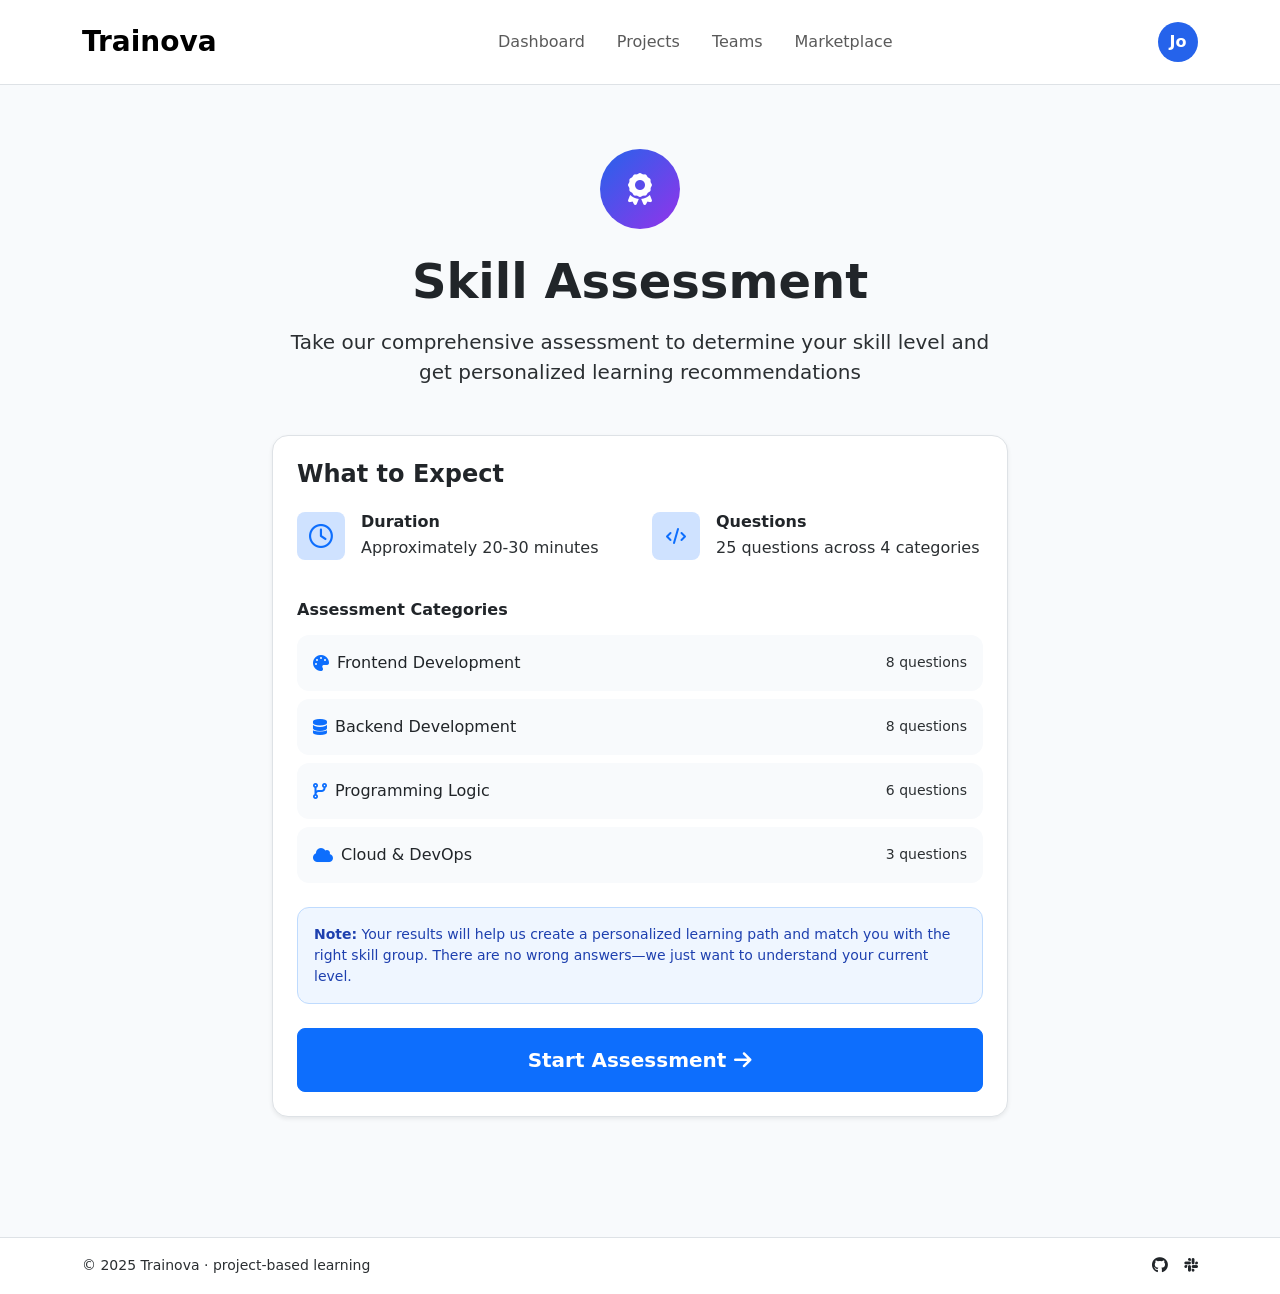
<file: pages/assessment.html>
<!DOCTYPE html>
<html lang="en">
<head>
  <meta charset="UTF-8">
  <meta name="viewport" content="width=device-width, initial-scale=1.0">
  <title>Skill Assessment · Trainova</title>
  <link href="https://cdn.jsdelivr.net/npm/bootstrap@5.3.0-alpha1/dist/css/bootstrap.min.css" rel="stylesheet">
  <link rel="stylesheet" href="https://cdnjs.cloudflare.com/ajax/libs/font-awesome/6.0.0-beta3/css/all.min.css">
  <link rel="stylesheet" href="../style/assessment.css">
</head>
<body>

<nav class="navbar navbar-expand-lg bg-white border-bottom py-3">
    <div class="container">
        <a class="navbar-brand fw-bold fs-3" href="../index.html">
            Trainova
        </a>

        <div class="d-flex align-items-center order-lg-3">
            <div class="profile-circle me-2 me-lg-0">Jo</div>
            
            <button class="navbar-toggler ms-2" type="button" data-bs-toggle="collapse" data-bs-target="#navbarNav">
                <span class="navbar-toggler-icon"></span>
            </button>
        </div>

        <div class="collapse navbar-collapse justify-content-center order-lg-2" id="navbarNav">
            <ul class="navbar-nav text-center"> <li class="nav-item"><a class="nav-link px-3" href="dashboard.html">Dashboard</a></li>
                <li class="nav-item"><a class="nav-link px-3" href="project.html">Projects</a></li>
                <li class="nav-item"><a class="nav-link px-3" href="team.html">Teams</a></li>
                <li class="nav-item"><a class="nav-link px-3" href="marketplace.html">Marketplace</a></li>
            </ul>
        </div>
    </div>
</nav>

<!-- ASSESSMENT PAGE CONTENT -->
<div class="container py-5 my-3">
  
  <div id="startScreen">
    <div class="row justify-content-center">
      <div class="col-lg-8">
        <!-- header icon -->
        <div class="gradient-circle mb-4">
          <i class="fa-solid fa-award fa-2xl" style="color: rgb(255, 255, 255);"></i>
        </div>
        <h1 class="display-5 fw-bold text-center mb-3">Skill Assessment</h1>
        <p class="lead text-secondary-emphasis text-center mb-5">
          Take our comprehensive assessment to determine your skill level and get personalized learning recommendations
        </p>

        <!-- info card -->
        <div class="card border rounded-4 shadow-sm p-4 mb-4">
          <h4 class="fw-semibold mb-4">What to Expect</h4>
          <div class="row g-4 mb-4">
            <div class="col-md-6">
              <div class="d-flex gap-3">
                <div class="bg-primary-subtle text-primary rounded-3 d-flex align-items-center justify-content-center" style="width: 3rem; height: 3rem;">
                  <i class="fa-regular fa-clock fs-4"></i>
                </div>
                <div>
                  <h6 class="fw-semibold mb-1">Duration</h6>
                  <p class="text-secondary-emphasis">Approximately 20-30 minutes</p>
                </div>
              </div>
            </div>
            <div class="col-md-6">
              <div class="d-flex gap-3">
                <div class="bg-primary-subtle text-primary rounded-3 d-flex align-items-center justify-content-center" style="width: 3rem; height: 3rem;">
                  <i class="fa-solid fa-code" style="color: rgb(13, 110, 253);"></i>
                </div>
                <div>
                  <h6 class="fw-semibold mb-1">Questions</h6>
                  <p class="text-secondary-emphasis">25 questions across 4 categories</p>
                </div>
              </div>
            </div>
          </div>

          <h6 class="fw-semibold mb-3">Assessment Categories</h6>
          <div class="vstack gap-2 mb-4">
            <div class="category-item">
              <div class="d-flex align-items-center gap-2">
              <i class="fa-solid fa-palette" style="color: rgb(13, 110, 253);"></i>
                <span class="fw-medium">Frontend Development</span>
              </div>
              <span class="small text-secondary-emphasis">8 questions</span>
            </div>
            <div class="category-item">
              <div class="d-flex align-items-center gap-2">
               <i class="fa-solid fa-database" style="color: rgb(13, 110, 253);"></i>
                <span class="fw-medium">Backend Development</span>
              </div>
              <span class="small text-secondary-emphasis">8 questions</span>
            </div>
            <div class="category-item">
              <div class="d-flex align-items-center gap-2">
               <i class="fa-solid fa-code-branch" style="color: rgb(13, 110, 253);"></i>
                <span class="fw-medium">Programming Logic</span>
              </div>
              <span class="small text-secondary-emphasis">6 questions</span>
            </div>
            <div class="category-item">
              <div class="d-flex align-items-center gap-2">
             <i class="fa-solid fa-cloud" style="color: rgb(13, 110, 253);"></i>
                <span class="fw-medium">Cloud & DevOps</span>
              </div>
              <span class="small text-secondary-emphasis">3 questions</span>
            </div>
          </div>

          <!-- note -->
          <div class="note-box mb-4">
            <p class="small mb-0">
              <strong>Note:</strong> Your results will help us create a personalized learning path and match you with the right skill group. There are no wrong answers—we just want to understand your current level.
            </p>
          </div>

          <!-- start button -->
          <button class="btn btn-primary btn-lg w-100 py-3 fw-semibold d-flex align-items-center justify-content-center gap-2" onclick="showQuestionScreen()">
            Start Assessment <i class="fa-solid fa-arrow-right"></i>
          </button>
        </div>
      </div>
    </div>
  </div>

  <!-- QUESTION SCREEN (hidden initially) -->
  <div id="questionScreen" style="display: none;">
    <div class="row justify-content-center">
      <div class="col-lg-7">
        <!-- progress bar -->
        <div class="mb-4">
          <div class="d-flex align-items-center justify-content-between small text-secondary-emphasis mb-2">
            <span>Question <span id="currentQNum">1</span> of <span id="totalQNum">5</span></span>
            <span id="progressPercent">20%</span>
          </div>
          <div class="progress progress-custom">
            <div class="progress-bar progress-bar-custom" id="progressBar" role="progressbar" style="width: 20%;"></div>
          </div>
        </div>

        <!-- question card -->
        <div class="card border rounded-4 shadow-sm p-4 mb-4">
          <div class="d-inline-block bg-primary-subtle text-primary rounded-pill px-3 py-1 small fw-semibold mb-3" id="questionCategory">
            Frontend Development
          </div>
          <h4 class="fw-semibold mb-4" id="questionText">
            What is the Virtual DOM in React?
          </h4>

          <div class="vstack gap-2" id="optionsContainer">
            <!-- options will be populated by JS -->
          </div>
        </div>

        <!-- navigation -->
        <div class="d-flex align-items-center justify-content-between">
          <button class="btn btn-outline-secondary px-4 py-2 d-flex align-items-center gap-2" id="prevBtn" onclick="prevQuestion()" disabled>
            <i class="fa-solid fa-arrow-left"></i> Previous
          </button>

          <div class="d-flex gap-1" id="dotIndicators">
            <!-- dots generated by js -->
          </div>

          <button class="btn btn-primary px-4 py-2 d-flex align-items-center gap-2" id="nextBtn" onclick="nextQuestion()" disabled>
            Next <i class="fa-solid fa-arrow-right"></i>
          </button>
        </div>
      </div>
    </div>
  </div>
</div>

<!-- footer -->
<footer class="bg-white border-top py-3 mt-5">
  <div class="container d-flex justify-content-between align-items-center">
    <span class="text-secondary-emphasis small">© 2025 Trainova · project‑based learning</span>
    <span><i class="fa-brands fa-github ms-3"></i><i class="fa-brands fa-slack ms-3"></i></span>
  </div>
</footer>

<script src="https://cdn.jsdelivr.net/npm/bootstrap@5.3.0-alpha1/dist/js/bootstrap.bundle.min.js"></script>
<script src="../js/assessment.js"></script>
</body>
</html>
</file>
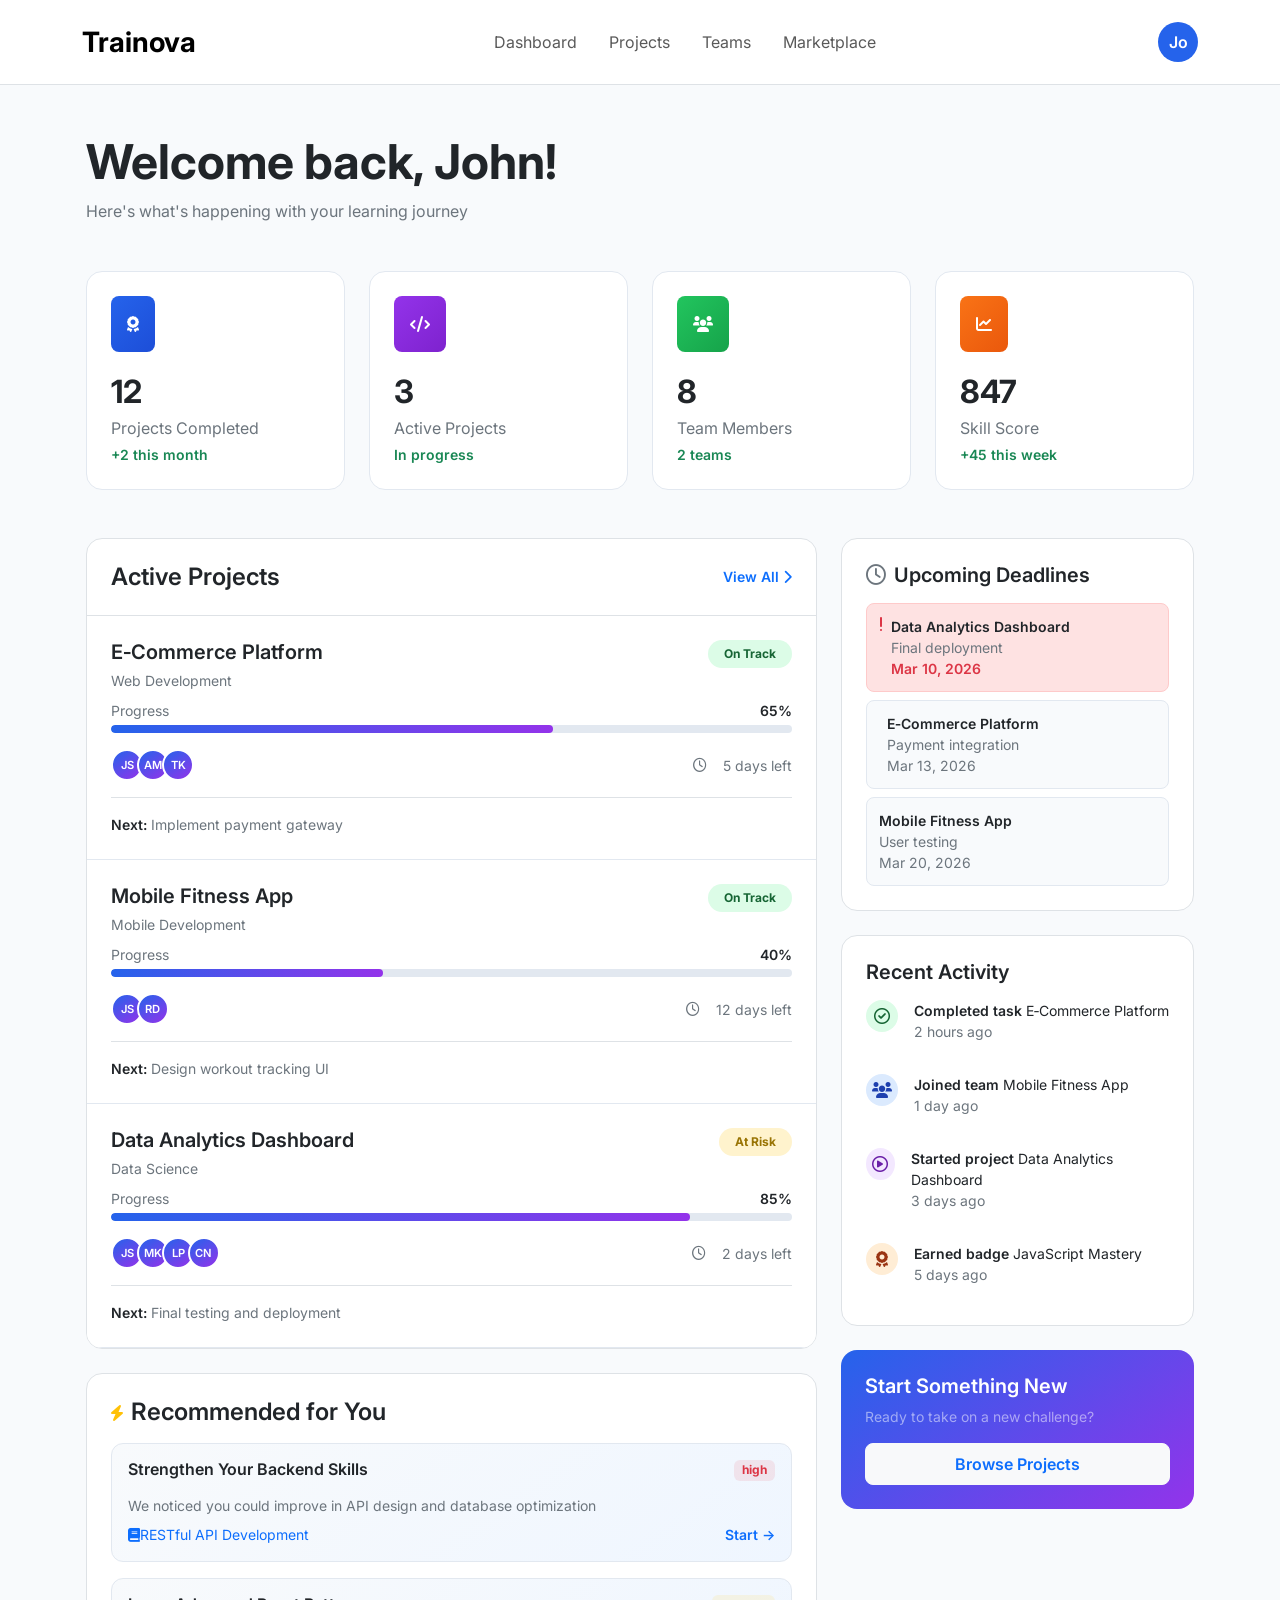
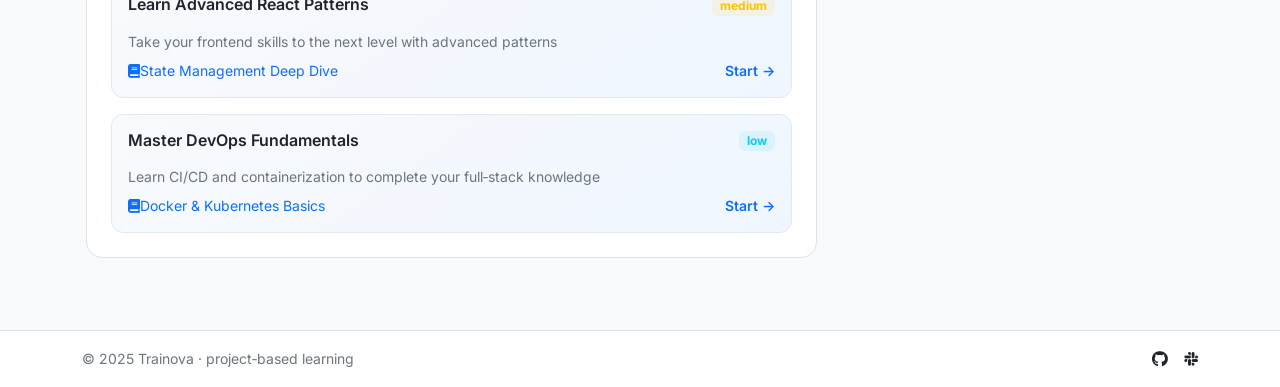
<file: pages/dashboard.html>
<!DOCTYPE html>
<html lang="en">

<head>
    <meta charset="UTF-8">
    <meta name="viewport" content="width=device-width, initial-scale=1.0">
    <title>Dashboard · Trainova</title>
    <link href="https://cdn.jsdelivr.net/npm/bootstrap@5.3.0-alpha1/dist/css/bootstrap.min.css" rel="stylesheet">
    <link rel="stylesheet" href="https://cdnjs.cloudflare.com/ajax/libs/font-awesome/6.0.0-beta3/css/all.min.css">
    <link href="https://fonts.googleapis.com/css2?family=Inter:opsz@14..32&display=swap" rel="stylesheet">
    <link rel="stylesheet" href="../style/dashboard.css">
</head>

<body>

    <nav class="navbar navbar-expand-lg bg-white border-bottom py-3">
        <div class="container">
            <a class="navbar-brand fw-bold fs-3" href="../index.html">
                Trainova
            </a>

            <div class="d-flex align-items-center order-lg-3">
                <div class="profile-circle me-2 me-lg-0">Jo</div>

                <button class="navbar-toggler ms-2" type="button" data-bs-toggle="collapse" data-bs-target="#navbarNav">
                    <span class="navbar-toggler-icon"></span>
                </button>
            </div>

            <div class="collapse navbar-collapse justify-content-center order-lg-2" id="navbarNav">
                <ul class="navbar-nav text-center">
                    <li class="nav-item"><a class="nav-link px-3" href="dashboard.html">Dashboard</a></li>
                    <li class="nav-item"><a class="nav-link px-3" href="project.html">Projects</a></li>
                    <li class="nav-item"><a class="nav-link px-3" href="team.html">Teams</a></li>
                    <li class="nav-item"><a class="nav-link px-3" href="marketplace.html">Marketplace</a></li>
                </ul>
            </div>
        </div>
    </nav>

    <div class="container py-4 px-3 my-4">
        <div class="mb-5">
            <h1 class="display-5 fw-bold">Welcome back, John!</h1>
            <p class="text-secondary">Here's what's happening with your learning journey</p>
        </div>

        <div class="row g-4 mb-5">
            <div class="col-md-6 col-lg-3">
                <div class="stat-card">
                    <div class="d-flex justify-content-between align-items-start mb-3">
                        <div class="icon-gradient-blue rounded-3 p-3 text-white">
                            <i class="fa-solid fa-award" style="color: rgb(255, 255, 255);"></i>
                        </div>
                    </div>
                    <div class="fs-2 fw-bold">12</div>
                    <div class="text-secondary mb-1">Projects Completed</div>
                    <div class="text-success small fw-semibold">+2 this month</div>
                </div>
            </div>
            <div class="col-md-6 col-lg-3">
                <div class="stat-card">
                    <div class="d-flex justify-content-between align-items-start mb-3">
                        <div class="icon-gradient-purple rounded-3 p-3 text-white">
                            <i class="fa-solid fa-code"></i>
                        </div>
                    </div>
                    <div class="fs-2 fw-bold">3</div>
                    <div class="text-secondary mb-1">Active Projects</div>
                    <div class="text-success small fw-semibold">In progress</div>
                </div>
            </div>
            <div class="col-md-6 col-lg-3">
                <div class="stat-card">
                    <div class="d-flex justify-content-between align-items-start mb-3">
                        <div class="icon-gradient-green rounded-3 p-3 text-white">
                            <i class="fa-solid fa-users" style="color: rgb(255, 255, 255);"></i>
                        </div>
                    </div>
                    <div class="fs-2 fw-bold">8</div>
                    <div class="text-secondary mb-1">Team Members</div>
                    <div class="text-success small fw-semibold">2 teams</div>
                </div>
            </div>
            <div class="col-md-6 col-lg-3">
                <div class="stat-card">
                    <div class="d-flex justify-content-between align-items-start mb-3">
                        <div class="icon-gradient-orange rounded-3 p-3 text-white">
                            <i class="fa-solid fa-chart-line" style="color: rgb(255, 255, 255);"></i>
                        </div>
                    </div>
                    <div class="fs-2 fw-bold">847</div>
                    <div class="text-secondary mb-1">Skill Score</div>
                    <div class="text-success small fw-semibold">+45 this week</div>
                </div>
            </div>
        </div>

        <div class="row g-4">
            <div class="col-lg-8">
                <div class="bg-white border rounded-4 overflow-hidden mb-4">
                    <div class="d-flex align-items-center justify-content-between p-4 border-bottom">
                        <h4 class="fw-semibold mb-0">Active Projects</h4>
                        <a href="#" class="text-decoration-none small fw-semibold d-flex align-items-center gap-1">
                            View All <i class="fa-solid fa-chevron-right"></i>
                        </a>
                    </div>
                    <div>
                        <a href="#" class="project-card">
                            <div class="d-flex flex-wrap align-items-start justify-content-between mb-2">
                                <div>
                                    <h5 class="fw-semibold mb-1">E‑Commerce Platform</h5>
                                    <span class="small text-secondary">Web Development</span>
                                </div>
                                <span class="badge badge-on-track px-3 py-2 rounded-pill">On Track</span>
                            </div>
                            <div class="mb-3">
                                <div class="d-flex justify-content-between small text-secondary mb-1">
                                    <span>Progress</span>
                                    <span class="fw-semibold text-dark">65%</span>
                                </div>
                                <div class="progress-bar-custom">
                                    <div class="progress-fill" style="width:65%"></div>
                                </div>
                            </div>
                            <div class="d-flex align-items-center justify-content-between">
                                <div class="d-flex">
                                    <span class="team-avatar">JS</span>
                                    <span class="team-avatar">AM</span>
                                    <span class="team-avatar">TK</span>
                                </div>
                                <div class="d-flex align-items-center gap-3 small text-secondary">
                                    <i class="fa-regular fa-clock"></i> 5 days left
                                </div>
                            </div>
                            <div class="border-top mt-3 pt-3 small text-secondary">
                                <span class="fw-semibold text-dark">Next:</span> Implement payment gateway
                            </div>
                        </a>
                        <a href="#" class="project-card">
                            <div class="d-flex flex-wrap align-items-start justify-content-between mb-2">
                                <div>
                                    <h5 class="fw-semibold mb-1">Mobile Fitness App</h5>
                                    <span class="small text-secondary">Mobile Development</span>
                                </div>
                                <span class="badge badge-on-track px-3 py-2 rounded-pill">On Track</span>
                            </div>
                            <div class="mb-3">
                                <div class="d-flex justify-content-between small text-secondary mb-1">
                                    <span>Progress</span>
                                    <span class="fw-semibold text-dark">40%</span>
                                </div>
                                <div class="progress-bar-custom">
                                    <div class="progress-fill" style="width:40%"></div>
                                </div>
                            </div>
                            <div class="d-flex align-items-center justify-content-between">
                                <div class="d-flex">
                                    <span class="team-avatar">JS</span>
                                    <span class="team-avatar">RD</span>
                                </div>
                                <div class="d-flex align-items-center gap-3 small text-secondary">
                                    <i class="fa-regular fa-clock"></i> 12 days left
                                </div>
                            </div>
                            <div class="border-top mt-3 pt-3 small text-secondary">
                                <span class="fw-semibold text-dark">Next:</span> Design workout tracking UI
                            </div>
                        </a>
                        <a href="#" class="project-card">
                            <div class="d-flex flex-wrap align-items-start justify-content-between mb-2">
                                <div>
                                    <h5 class="fw-semibold mb-1">Data Analytics Dashboard</h5>
                                    <span class="small text-secondary">Data Science</span>
                                </div>
                                <span class="badge badge-at-risk px-3 py-2 rounded-pill">At Risk</span>
                            </div>
                            <div class="mb-3">
                                <div class="d-flex justify-content-between small text-secondary mb-1">
                                    <span>Progress</span>
                                    <span class="fw-semibold text-dark">85%</span>
                                </div>
                                <div class="progress-bar-custom">
                                    <div class="progress-fill" style="width:85%"></div>
                                </div>
                            </div>
                            <div class="d-flex align-items-center justify-content-between">
                                <div class="d-flex">
                                    <span class="team-avatar">JS</span>
                                    <span class="team-avatar">MK</span>
                                    <span class="team-avatar">LP</span>
                                    <span class="team-avatar">CN</span>
                                </div>
                                <div class="d-flex align-items-center gap-3 small text-secondary">
                                    <i class="fa-regular fa-clock"></i> 2 days left
                                </div>
                            </div>
                            <div class="border-top mt-3 pt-3 small text-secondary">
                                <span class="fw-semibold text-dark">Next:</span> Final testing and deployment
                            </div>
                        </a>
                    </div>
                </div>

                <div class="bg-white border rounded-4 p-4">
                    <div class="d-flex align-items-center gap-2 mb-3">
                        <i class="fa-solid fa-bolt text-warning"></i>
                        <h4 class="fw-semibold mb-0">Recommended for You</h4>
                    </div>
                    <div class="vstack gap-3">
                        <div class="recommendation-card">
                            <div class="d-flex align-items-start justify-content-between mb-2">
                                <h6 class="fw-semibold">Strengthen Your Backend Skills</h6>
                                <span class="badge bg-danger bg-opacity-10 text-danger px-2">high</span>
                            </div>
                            <p class="small text-secondary mb-2">We noticed you could improve in API design and database
                                optimization</p>
                            <div class="d-flex align-items-center justify-content-between">
                                <span class="small text-primary"><i class="fa-solid fa-book"></i>RESTful API
                                    Development</span>
                                <a href="#" class="small fw-semibold text-primary text-decoration-none">Start →</a>
                            </div>
                        </div>
                        <div class="recommendation-card">
                            <div class="d-flex align-items-start justify-content-between mb-2">
                                <h6 class="fw-semibold">Learn Advanced React Patterns</h6>
                                <span class="badge bg-warning bg-opacity-10 text-warning px-2">medium</span>
                            </div>
                            <p class="small text-secondary mb-2">Take your frontend skills to the next level with
                                advanced patterns</p>
                            <div class="d-flex align-items-center justify-content-between">
                                <span class="small text-primary"><i class="fa-solid fa-book"></i>State
                                    Management Deep Dive</span>
                                <a href="#" class="small fw-semibold text-primary text-decoration-none">Start →</a>
                            </div>
                        </div>
                        <div class="recommendation-card">
                            <div class="d-flex align-items-start justify-content-between mb-2">
                                <h6 class="fw-semibold">Master DevOps Fundamentals</h6>
                                <span class="badge bg-info bg-opacity-10 text-info px-2">low</span>
                            </div>
                            <p class="small text-secondary mb-2">Learn CI/CD and containerization to complete your
                                full‑stack knowledge</p>
                            <div class="d-flex align-items-center justify-content-between">
                                <span class="small text-primary"><i class="fa-solid fa-book"></i>Docker &
                                    Kubernetes Basics</span>
                                <a href="#" class="small fw-semibold text-primary text-decoration-none">Start →</a>
                            </div>
                        </div>
                    </div>
                </div>
            </div>

            <div class="col-lg-4">
                <div class="bg-white border rounded-4 p-4 mb-4">
                    <h5 class="fw-semibold mb-3 d-flex align-items-center gap-2">
                        <i class="fa-regular fa-clock text-secondary"></i> Upcoming Deadlines
                    </h5>
                    <div class="vstack gap-2">
                        <div class="deadline-item deadline-urgent d-flex gap-2">
                            <i class="fa-solid fa-exclamation text-danger"></i>
                            <div>
                                <div class="fw-semibold small">Data Analytics Dashboard</div>
                                <div class="small text-secondary">Final deployment</div>
                                <div class="small text-danger fw-semibold">Mar 10, 2026</div>
                            </div>
                        </div>
                        <div class="deadline-item deadline-normal d-flex gap-2">
                            <div class="ms-0"></div>
                            <div>
                                <div class="fw-semibold small">E‑Commerce Platform</div>
                                <div class="small text-secondary">Payment integration</div>
                                <div class="small text-secondary">Mar 13, 2026</div>
                            </div>
                        </div>
                        <div class="deadline-item deadline-normal d-flex gap-2">
                            <div>
                                <div class="fw-semibold small">Mobile Fitness App</div>
                                <div class="small text-secondary">User testing</div>
                                <div class="small text-secondary">Mar 20, 2026</div>
                            </div>
                        </div>
                    </div>
                </div>

                <div class="bg-white border rounded-4 p-4 mb-4">
                    <h5 class="fw-semibold mb-3">Recent Activity</h5>
                    <div class="vstack gap-3">
                        <!-- activity 1 -->
                        <div class="d-flex gap-3">
                            <div class="activity-icon bg-green-soft"><i class="fa-regular fa-circle-check"></i></div>
                            <div>
                                <p class="small fw-semibold mb-0">Completed task <span class="fw-normal">E‑Commerce
                                        Platform</span></p>
                                <p class="small text-secondary">2 hours ago</p>
                            </div>
                        </div>
                        <!-- activity 2 -->
                        <div class="d-flex gap-3">
                            <div class="activity-icon bg-blue-soft"><i class="fa-solid fa-users"></i></div>
                            <div>
                                <p class="small fw-semibold mb-0">Joined team <span class="fw-normal">Mobile Fitness
                                        App</span></p>
                                <p class="small text-secondary">1 day ago</p>
                            </div>
                        </div>
                        <!-- activity 3 -->
                        <div class="d-flex gap-3">
                            <div class="activity-icon bg-purple-soft"><i class="fa-regular fa-circle-play"></i></div>
                            <div>
                                <p class="small fw-semibold mb-0">Started project <span class="fw-normal">Data Analytics
                                        Dashboard</span></p>
                                <p class="small text-secondary">3 days ago</p>
                            </div>
                        </div>
                        <!-- activity 4 -->
                        <div class="d-flex gap-3">
                            <div class="activity-icon bg-orange-soft"><i class="fa-solid fa-award"></i></div>
                            <div>
                                <p class="small fw-semibold mb-0">Earned badge <span class="fw-normal">JavaScript
                                        Mastery</span></p>
                                <p class="small text-secondary">5 days ago</p>
                            </div>
                        </div>
                    </div>
                </div>

                <div class="quick-action-card p-4">
                    <h5 class="fw-semibold mb-2">Start Something New</h5>
                    <p class="small text-white-50 mb-3">Ready to take on a new challenge?</p>
                    <a href="#" class="btn btn-light w-100 rounded-3 fw-semibold text-primary py-2">Browse Projects</a>
                </div>
            </div>
        </div>
    </div>

    <footer class="bg-white border-top py-3 mt-5">
        <div class="container d-flex justify-content-between align-items-center">
            <span class="text-secondary small">© 2025 Trainova · project‑based learning</span>
            <span><i class="fa-brands fa-github ms-3"></i><i class="fa-brands fa-slack ms-3"></i></span>
        </div>
    </footer>

    <script src="https://cdn.jsdelivr.net/npm/bootstrap@5.3.0-alpha1/dist/js/bootstrap.bundle.min.js"></script>
</body>

</html>
</file>
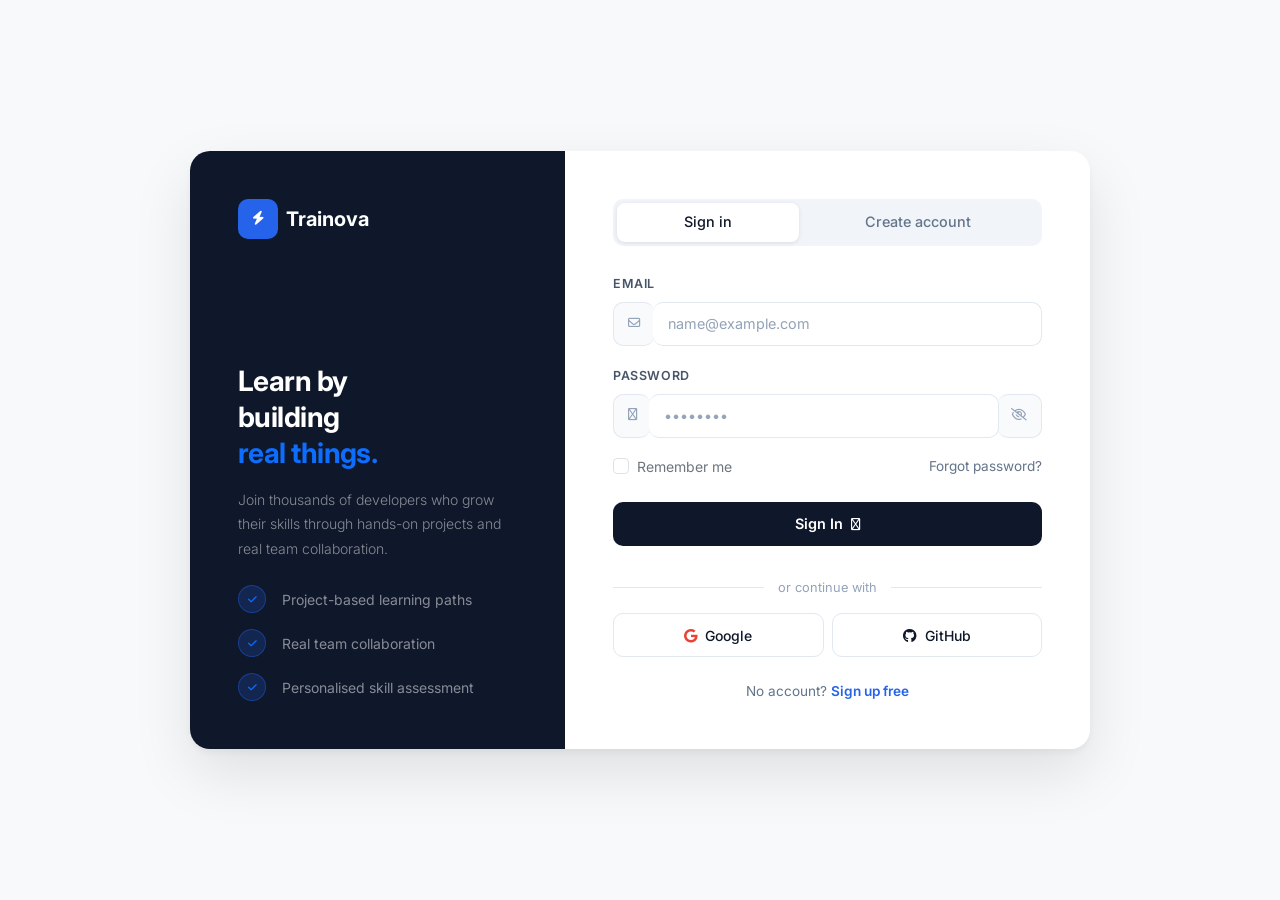
<file: pages/login.html>
<!DOCTYPE html>
<html lang="en">

<head>
  <meta charset="UTF-8">
  <meta name="viewport" content="width=device-width, initial-scale=1.0">
  <title>Login & Register · Trainova</title>
  <link href="https://cdn.jsdelivr.net/npm/bootstrap@5.3.0-alpha1/dist/css/bootstrap.min.css" rel="stylesheet">
  <link rel="stylesheet" href="https://cdnjs.cloudflare.com/ajax/libs/font-awesome/6.0.0-beta3/css/all.min.css">
  <link href="https://fonts.googleapis.com/css2?family=Inter:wght@300;400;500;600;700&display=swap" rel="stylesheet">
  <link rel="stylesheet" href="../style/login.css">

</head>

<body class="bg-light d-flex align-items-center justify-content-center min-vh-100 py-5 px-3">

  <div style="width:100%; max-width:900px;">
    <div class="card auth-card">
      <div class="row g-0">

        <!-- LEFT -->
        <div class="col-md-5 left-panel p-4 p-lg-5 d-none d-md-flex flex-column">

          <div class="d-flex align-items-center gap-2">
            <div class="brand-icon-wrap d-flex align-items-center justify-content-center text-white">
              <i class="fa-solid fa-bolt fa-sm"></i>
            </div>
            <span class="text-white fw-bold fs-5">Trainova</span>
          </div>

          <div class="mt-auto">
            <h2 class="left-headline text-white mb-3">
              Learn by<br>building<br><span class="text-primary">real things.</span>
            </h2>
            <p class="text-white-50 small mb-4" style="line-height:1.75; font-weight:300;">
              Join thousands of developers who grow their skills through hands-on projects and real team collaboration.
            </p>

            <div class="d-flex flex-column gap-3">
              <div class="feature-item d-flex align-items-center gap-3">
                <div class="icon-circle d-flex align-items-center justify-content-center">
                  <i class="fa-solid fa-check fa-2xs text-primary"></i>
                </div>
                <span class="text-white-50 small">Project-based learning paths</span>
              </div>
              <div class="feature-item d-flex align-items-center gap-3">
                <div class="icon-circle d-flex align-items-center justify-content-center">
                  <i class="fa-solid fa-check fa-2xs text-primary"></i>
                </div>
                <span class="text-white-50 small">Real team collaboration</span>
              </div>
              <div class="feature-item d-flex align-items-center gap-3">
                <div class="icon-circle d-flex align-items-center justify-content-center">
                  <i class="fa-solid fa-check fa-2xs text-primary"></i>
                </div>
                <span class="text-white-50 small">Personalised skill assessment</span>
              </div>
            </div>
          </div>

        </div>

        <!-- RIGHT -->
        <div class="col-md-7 bg-white p-4 p-lg-5">

          <!-- Tabs -->
          <div class="tab-switcher mb-4">
            <ul class="nav nav-pills w-100" id="authTabs" role="tablist">
              <li class="nav-item flex-fill" role="presentation">
                <button class="nav-link active w-100" id="login-tab" data-bs-toggle="pill" data-bs-target="#login"
                  type="button">Sign in</button>
              </li>
              <li class="nav-item flex-fill" role="presentation">
                <button class="nav-link w-100" id="register-tab" data-bs-toggle="pill" data-bs-target="#register"
                  type="button">Create account</button>
              </li>
            </ul>
          </div>

          <div class="tab-content">

            <!-- LOGIN -->
            <div class="tab-pane fade show active" id="login" role="tabpanel">

              <div class="mb-3">
                <label class="form-label">Email</label>
                <div class="input-group">
                  <span class="input-group-text"><i class="fa-regular fa-envelope fa-sm"></i></span>
                  <input type="email" class="form-control" placeholder="name@example.com">
                </div>
              </div>

              <div class="mb-3">
                <label class="form-label">Password</label>
                <div class="input-group">
                  <span class="input-group-text"><i class="fa-regular fa-lock fa-sm"></i></span>
                  <input type="password" class="form-control" id="lp" placeholder="••••••••">
                  <span class="input-group-text end-addon" onclick="togglePass('lp',this)">
                    <i class="fa-regular fa-eye-slash fa-sm"></i>
                  </span>
                </div>
              </div>

              <div class="d-flex justify-content-between align-items-center mb-4">
                <div class="form-check mb-0">
                  <input class="form-check-input" type="checkbox" id="remember">
                  <label class="form-check-label small text-secondary" for="remember">Remember me</label>
                </div>
                <a href="#" class="forgot-link">Forgot password?</a>
              </div>

              <button class="btn btn-auth w-100 text-white mb-3">
                Sign In &nbsp;<i class="fa-regular fa-arrow-right fa-sm"></i>
              </button>

              <div class="or-divider my-3"><span>or continue with</span></div>

              <div class="d-flex gap-2 mb-4">
                <button class="btn btn-social w-100">
                  <i class="fa-brands fa-google me-2" style="color:#ea4335;"></i>Google
                </button>
                <button class="btn btn-social w-100">
                  <i class="fa-brands fa-github me-2"></i>GitHub
                </button>
              </div>

              <p class="switch-text text-center mb-0">
                No account? <a href="#" onclick="switchTab('register')">Sign up free</a>
              </p>
            </div>

            <!-- REGISTER -->
            <div class="tab-pane fade" id="register" role="tabpanel">

              <div class="row g-2 mb-3">
                <div class="col-6">
                  <label class="form-label">First name</label>
                  <input type="text" class="form-control" placeholder="John">
                </div>
                <div class="col-6">
                  <label class="form-label">Last name</label>
                  <input type="text" class="form-control" placeholder="Smith">
                </div>
              </div>

              <div class="mb-3">
                <label class="form-label">Email</label>
                <div class="input-group">
                  <span class="input-group-text"><i class="fa-regular fa-envelope fa-sm"></i></span>
                  <input type="email" class="form-control" placeholder="name@example.com">
                </div>
              </div>

              <div class="mb-3">
                <label class="form-label">Password</label>
                <div class="input-group">
                  <span class="input-group-text"><i class="fa-regular fa-lock fa-sm"></i></span>
                  <input type="password" class="form-control" id="rp" placeholder="Create a password">
                  <span class="input-group-text end-addon" onclick="togglePass('rp',this)">
                    <i class="fa-regular fa-eye-slash fa-sm"></i>
                  </span>
                </div>
                <div class="field-hint">Must be at least 8 characters</div>
              </div>

              <div class="mb-3">
                <label class="form-label">Confirm Password</label>
                <div class="input-group">
                  <span class="input-group-text"><i class="fa-regular fa-lock fa-sm"></i></span>
                  <input type="password" class="form-control" id="rpc" placeholder="Confirm password">
                  <span class="input-group-text end-addon" onclick="togglePass('rpc',this)">
                    <i class="fa-regular fa-eye-slash fa-sm"></i>
                  </span>
                </div>
              </div>

              <div class="form-check mb-4">
                <input class="form-check-input" type="checkbox" id="terms">
                <label class="terms-label form-check-label" for="terms">
                  I agree to the <a href="#">Terms of Service</a> and <a href="#">Privacy Policy</a>
                </label>
              </div>

              <button class="btn btn-auth w-100 text-white mb-3">
                Create Account &nbsp;<i class="fa-regular fa-arrow-right fa-sm"></i>
              </button>

              <div class="or-divider my-3"><span>or sign up with</span></div>

              <div class="d-flex gap-2 mb-4">
                <button class="btn btn-social w-100">
                  <i class="fa-brands fa-google me-2" style="color:#ea4335;"></i>Google
                </button>
                <button class="btn btn-social w-100">
                  <i class="fa-brands fa-github me-2"></i>GitHub
                </button>
              </div>

              <p class="switch-text text-center mb-0">
                Already have an account? <a href="#" onclick="switchTab('login')">Sign in</a>
              </p>
            </div>

          </div>
        </div>
      </div>
    </div>
  </div>

  <script src="https://cdn.jsdelivr.net/npm/bootstrap@5.3.0-alpha1/dist/js/bootstrap.bundle.min.js"></script>
  <script>
    function switchTab(tabId) {
      const trigger = document.querySelector('#' + tabId + '-tab');
      if (trigger) bootstrap.Tab.getOrCreateInstance(trigger).show();
    }
    function togglePass(id, el) {
      const input = document.getElementById(id);
      const icon = el.querySelector('i');
      if (input.type === 'password') {
        input.type = 'text';
        icon.className = 'fa-regular fa-eye fa-sm';
      } else {
        input.type = 'password';
        icon.className = 'fa-regular fa-eye-slash fa-sm';
      }
    }
  </script>
</body>

</html>
</file>
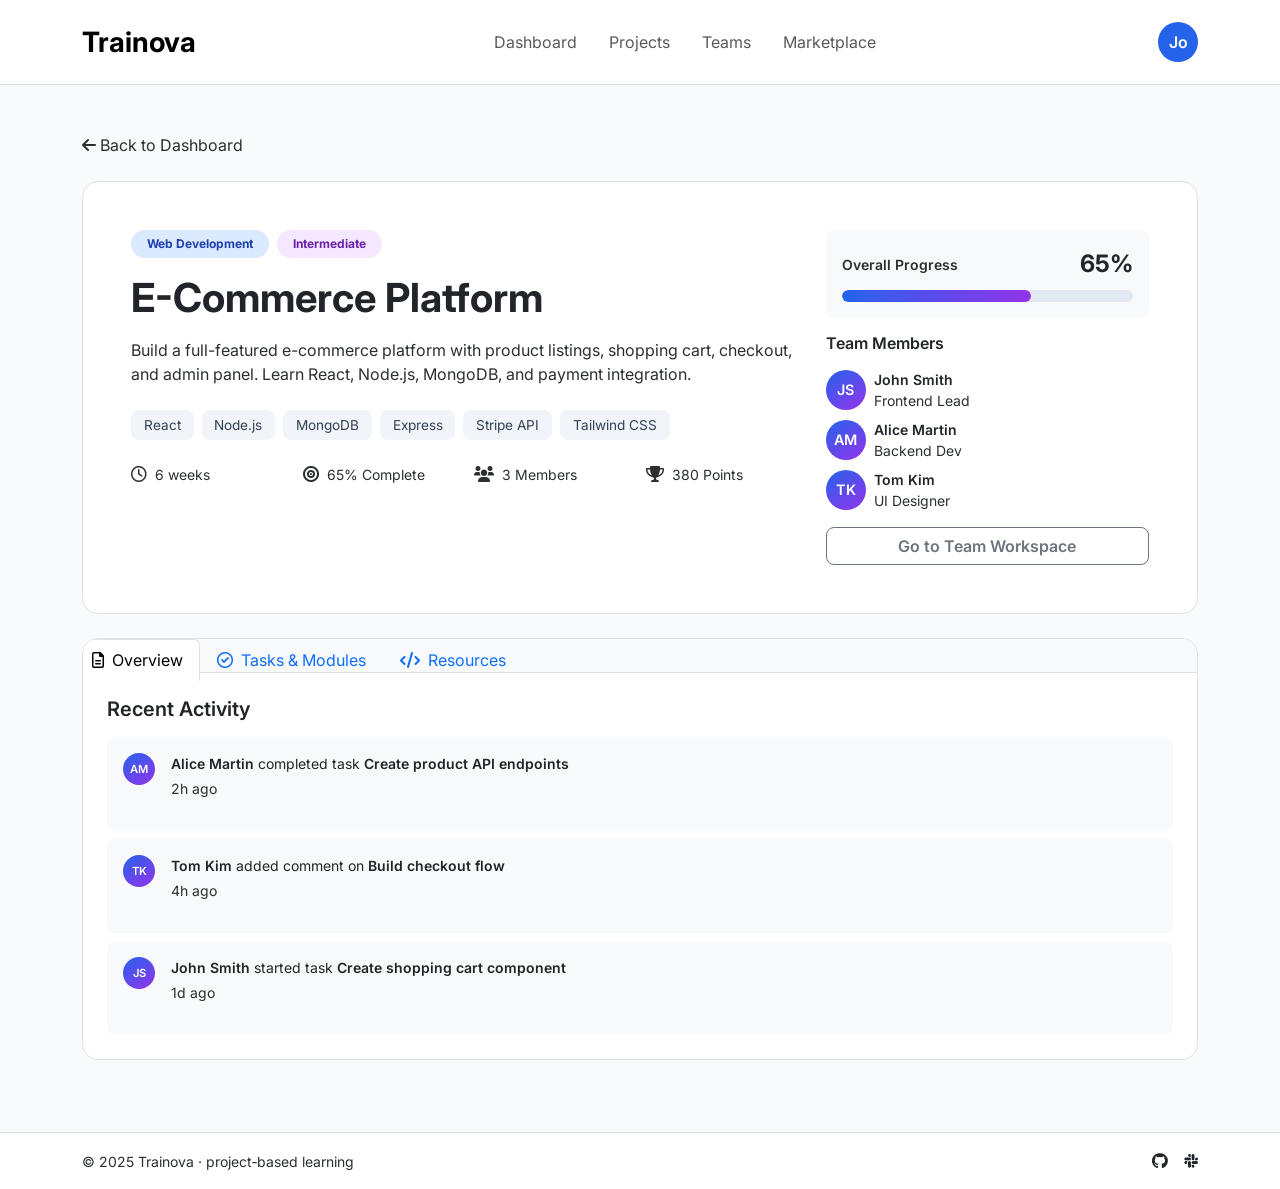
<file: pages/project.html>
<!DOCTYPE html>
<html lang="en">
<head>
  <meta charset="UTF-8">
  <meta name="viewport" content="width=device-width, initial-scale=1.0">
  <title>Project · Trainova</title>
  <!-- Bootstrap 5 + Font Awesome 6 + Google Font Inter -->
  <link href="https://cdn.jsdelivr.net/npm/bootstrap@5.3.0-alpha1/dist/css/bootstrap.min.css" rel="stylesheet">
  <link rel="stylesheet" href="https://cdnjs.cloudflare.com/ajax/libs/font-awesome/6.0.0-beta3/css/all.min.css">
  <link href="https://fonts.googleapis.com/css2?family=Inter:opsz@14..32&display=swap" rel="stylesheet">
  <link rel="stylesheet" href="../style/project.css">
</head>
<body>

<!-- NAVBAR -->
<nav class="navbar navbar-expand-lg bg-white border-bottom py-3">
    <div class="container">
        <a class="navbar-brand fw-bold fs-3" href="../index.html">
            Trainova
        </a>

        <div class="d-flex align-items-center order-lg-3">
            <div class="profile-circle me-2 me-lg-0">Jo</div>
            
            <button class="navbar-toggler ms-2" type="button" data-bs-toggle="collapse" data-bs-target="#navbarNav">
                <span class="navbar-toggler-icon"></span>
            </button>
        </div>

        <div class="collapse navbar-collapse justify-content-center order-lg-2" id="navbarNav">
            <ul class="navbar-nav text-center"> <li class="nav-item"><a class="nav-link px-3" href="dashboard.html">Dashboard</a></li>
                <li class="nav-item"><a class="nav-link px-3" href="project.html">Projects</a></li>
                <li class="nav-item"><a class="nav-link px-3" href="team.html">Teams</a></li>
                <li class="nav-item"><a class="nav-link px-3" href="marketplace.html">Marketplace</a></li>
            </ul>
        </div>
    </div>
</nav>

<!-- PROJECT PAGE CONTENT -->
<div class="container py-4 my-4">
  <!-- back link -->
  <a href="dashboard.html" class="text-decoration-none text-secondary-emphasis d-inline-flex align-items-center gap-1 mb-4">
    <i class="fa-solid fa-arrow-left"></i> Back to Dashboard
  </a>

  <!-- PROJECT HEADER CARD -->
  <div class="card border rounded-4 p-4 p-lg-5 mb-4">
    <div class="row g-4">
      <div class="col-lg-8">
        <div class="d-flex flex-wrap gap-2 mb-3">
          <span class="badge badge-cat px-3 py-2 rounded-pill">Web Development</span>
          <span class="badge badge-level px-3 py-2 rounded-pill">Intermediate</span>
        </div>
        <h1 class="display-6 fw-bold mb-3">E-Commerce Platform</h1>
        <p class="text-secondary-emphasis mb-4">Build a full-featured e-commerce platform with product listings, shopping cart, checkout, and admin panel. Learn React, Node.js, MongoDB, and payment integration.</p>

        <!-- skills -->
        <div class="d-flex flex-wrap gap-2 mb-4">
          <span class="skill-badge">React</span>
          <span class="skill-badge">Node.js</span>
          <span class="skill-badge">MongoDB</span>
          <span class="skill-badge">Express</span>
          <span class="skill-badge">Stripe API</span>
          <span class="skill-badge">Tailwind CSS</span>
        </div>

        <!-- metadata row -->
        <div class="row row-cols-2 row-cols-md-4 g-3">
          <div class="col">
            <div class="d-flex align-items-center gap-2 text-secondary-emphasis">
              <i class="fa-regular fa-clock"></i>
              <span class="small">6 weeks</span>
            </div>
          </div>
          <div class="col">
            <div class="d-flex align-items-center gap-2 text-secondary-emphasis">
              <i class="fa-solid fa-bullseye"></i>
              <span class="small">65% Complete</span>
            </div>
          </div>
          <div class="col">
            <div class="d-flex align-items-center gap-2 text-secondary-emphasis">
              <i class="fa-solid fa-users"></i>
              <span class="small">3 Members</span>
            </div>
          </div>
          <div class="col">
            <div class="d-flex align-items-center gap-2 text-secondary-emphasis">
              <i class="fa-solid fa-trophy"></i>
              <span class="small">380 Points</span>
            </div>
          </div>
        </div>
      </div>

      <!-- right column: progress + team -->
      <div class="col-lg-4">
        <!-- progress card -->
        <div class="bg-body-tertiary rounded-3 p-3 mb-3">
          <div class="d-flex align-items-center justify-content-between mb-2">
            <span class="small fw-semibold text-secondary-emphasis">Overall Progress</span>
            <span class="fs-4 fw-bold">65%</span>
          </div>
          <div class="progress progress-custom">
            <div class="progress-bar progress-bar-custom" style="width: 65%"></div>
          </div>
        </div>

        <!-- team members -->
        <h6 class="fw-semibold mb-3">Team Members</h6>
        <div class="vstack gap-2 mb-3">
          <div class="d-flex align-items-center gap-2">
            <div class="avatar">JS</div>
            <div>
              <div class="fw-semibold small">John Smith</div>
              <div class="small text-secondary-emphasis">Frontend Lead</div>
            </div>
          </div>
          <div class="d-flex align-items-center gap-2">
            <div class="avatar">AM</div>
            <div>
              <div class="fw-semibold small">Alice Martin</div>
              <div class="small text-secondary-emphasis">Backend Dev</div>
            </div>
          </div>
          <div class="d-flex align-items-center gap-2">
            <div class="avatar">TK</div>
            <div>
              <div class="fw-semibold small">Tom Kim</div>
              <div class="small text-secondary-emphasis">UI Designer</div>
            </div>
          </div>
        </div>
        <a href="team.html" class="btn btn-outline-secondary w-100 rounded-3 fw-semibold">Go to Team Workspace</a>
      </div>
    </div>
  </div>

  <!-- TABS SECTION (bootstrap nav-tabs) -->
  <div class="card border rounded-4 overflow-hidden">
    <div class="card-header bg-body-tertiary border-bottom p-0">
      <ul class="nav nav-tabs card-header-tabs" id="projectTab" role="tablist">
        <li class="nav-item" role="presentation">
          <button class="nav-link active" id="overview-tab" data-bs-toggle="tab" data-bs-target="#overview" type="button" role="tab">
            <i class="fa-regular fa-file-lines me-2"></i>Overview
          </button>
        </li>
        <li class="nav-item" role="presentation">
          <button class="nav-link" id="tasks-tab" data-bs-toggle="tab" data-bs-target="#tasks" type="button" role="tab">
            <i class="fa-regular fa-circle-check me-2"></i>Tasks & Modules
          </button>
        </li>
        <li class="nav-item" role="presentation">
          <button class="nav-link" id="resources-tab" data-bs-toggle="tab" data-bs-target="#resources" type="button" role="tab">
            <i class="fa-solid fa-code me-2"></i>Resources
          </button>
        </li>
      </ul>
    </div>

    <div class="tab-content p-4" id="projectTabContent">
      <!-- OVERVIEW TAB -->
      <div class="tab-pane fade show active" id="overview" role="tabpanel">
        <h5 class="fw-semibold mb-3">Recent Activity</h5>
        <div class="vstack gap-2">
          <!-- activity 1 -->
          <div class="d-flex gap-3 bg-body-tertiary p-3 rounded-3">
            <div class="avatar-sm flex-shrink-0">AM</div>
            <div>
              <p class="small fw-semibold mb-0">Alice Martin <span class="fw-normal">completed task</span> Create product API endpoints</p>
              <p class="small text-secondary-emphasis mt-1">2h ago</p>
            </div>
          </div>
          <!-- activity 2 -->
          <div class="d-flex gap-3 bg-body-tertiary p-3 rounded-3">
            <div class="avatar-sm flex-shrink-0">TK</div>
            <div>
              <p class="small fw-semibold mb-0">Tom Kim <span class="fw-normal">added comment on</span> Build checkout flow</p>
              <p class="small text-secondary-emphasis mt-1">4h ago</p>
            </div>
          </div>
          <!-- activity 3 -->
          <div class="d-flex gap-3 bg-body-tertiary p-3 rounded-3">
            <div class="avatar-sm flex-shrink-0">JS</div>
            <div>
              <p class="small fw-semibold mb-0">John Smith <span class="fw-normal">started task</span> Create shopping cart component</p>
              <p class="small text-secondary-emphasis mt-1">1d ago</p>
            </div>
          </div>
        </div>
      </div>

      <!-- TASKS & MODULES TAB -->
      <div class="tab-pane fade" id="tasks" role="tabpanel">
        <div class="vstack gap-3">
          <!-- module 1 - completed -->
          <div class="module-card">
            <div class="module-header" onclick="toggleModule(1)" style="cursor: pointer;">
              <div class="d-flex align-items-center gap-3">
                <div class="bg-success-subtle text-success rounded-2 d-flex align-items-center justify-content-center" style="width: 2.5rem; height: 2.5rem;">
                  <i class="fa-regular fa-circle-check fs-5"></i>
                </div>
                <div>
                  <h6 class="fw-semibold mb-0">Project Setup & Planning</h6>
                  <div class="d-flex align-items-center gap-2 small text-secondary-emphasis mt-1">
                    <span>4 tasks</span>
                    <span>•</span>
                    <span class="fw-semibold">100% complete</span>
                  </div>
                </div>
              </div>
              <i class="fa-solid fa-chevron-down text-secondary" id="chevron1"></i>
            </div>
            <div class="border-top p-3 bg-body-tertiary" id="module1" style="display: none;">
              <div class="vstack gap-2">
                <div class="task-item">
                  <div class="d-flex align-items-center gap-2">
                    <i class="fa-regular fa-circle-check text-success"></i>
                    <span class="text-decoration-line-through text-secondary-emphasis">Create project repository</span>
                  </div>
                  <span class="small text-secondary-emphasis">10 pts</span>
                </div>
                <div class="task-item">
                  <div class="d-flex align-items-center gap-2">
                    <i class="fa-regular fa-circle-check text-success"></i>
                    <span class="text-decoration-line-through text-secondary-emphasis">Set up development environment</span>
                  </div>
                  <span class="small text-secondary-emphasis">10 pts</span>
                </div>
                <div class="task-item">
                  <div class="d-flex align-items-center gap-2">
                    <i class="fa-regular fa-circle-check text-success"></i>
                    <span class="text-decoration-line-through text-secondary-emphasis">Design database schema</span>
                  </div>
                  <span class="small text-secondary-emphasis">15 pts</span>
                </div>
                <div class="task-item">
                  <div class="d-flex align-items-center gap-2">
                    <i class="fa-regular fa-circle-check text-success"></i>
                    <span class="text-decoration-line-through text-secondary-emphasis">Create wireframes</span>
                  </div>
                  <span class="small text-secondary-emphasis">15 pts</span>
                </div>
              </div>
            </div>
          </div>
          <!-- module 2 - in-progress (expanded by default) -->
          <div class="module-card">
            <div class="module-header" onclick="toggleModule(2)" style="cursor: pointer;">
              <div class="d-flex align-items-center gap-3">
                <div class="bg-primary-subtle text-primary rounded-2 d-flex align-items-center justify-content-center" style="width: 2.5rem; height: 2.5rem;">
                  <i class="fa-regular fa-circle-play fs-5"></i>
                </div>
                <div>
                  <h6 class="fw-semibold mb-0">Frontend Development</h6>
                  <div class="d-flex align-items-center gap-2 small text-secondary-emphasis mt-1">
                    <span>5 tasks</span>
                    <span>•</span>
                    <span class="fw-semibold">60% complete</span>
                  </div>
                </div>
              </div>
              <i class="fa-solid fa-chevron-down text-secondary" id="chevron2"></i>
            </div>
            <div class="border-top p-3 bg-body-tertiary" id="module2" style="display: block;">
              <div class="vstack gap-2">
                <div class="task-item">
                  <div class="d-flex align-items-center gap-2">
                    <i class="fa-regular fa-circle-check text-success"></i>
                    <span class="text-decoration-line-through text-secondary-emphasis">Build product listing page</span>
                  </div>
                  <span class="small text-secondary-emphasis">20 pts</span>
                </div>
                <div class="task-item">
                  <div class="d-flex align-items-center gap-2">
                    <i class="fa-regular fa-circle-check text-success"></i>
                    <span class="text-decoration-line-through text-secondary-emphasis">Implement product detail view</span>
                  </div>
                  <span class="small text-secondary-emphasis">20 pts</span>
                </div>
                <div class="task-item">
                  <div class="d-flex align-items-center gap-2">
                    <i class="fa-regular fa-circle-play text-primary"></i>
                    <span>Create shopping cart component</span>
                  </div>
                  <div class="d-flex align-items-center gap-2">
                    <span class="small text-secondary-emphasis">25 pts</span>
                    <button class="btn btn-primary btn-sm">Continue</button>
                  </div>
                </div>
                <div class="task-item">
                  <div class="d-flex align-items-center gap-2">
                    <i class="fa-regular fa-circle text-secondary"></i>
                    <span>Build checkout flow</span>
                  </div>
                  <div class="d-flex align-items-center gap-2">
                    <span class="small text-secondary-emphasis">25 pts</span>
                    <button class="btn btn-primary btn-sm">Start</button>
                  </div>
                </div>
                <div class="task-item">
                  <div class="d-flex align-items-center gap-2">
                    <i class="fa-regular fa-circle text-secondary"></i>
                    <span>Add user authentication UI</span>
                  </div>
                  <div class="d-flex align-items-center gap-2">
                    <span class="small text-secondary-emphasis">20 pts</span>
                    <button class="btn btn-primary btn-sm">Start</button>
                  </div>
                </div>
              </div>
            </div>
          </div>
          <!-- module 3 - in-progress (collapsed) -->
          <div class="module-card">
            <div class="module-header" onclick="toggleModule(3)" style="cursor: pointer;">
              <div class="d-flex align-items-center gap-3">
                <div class="bg-primary-subtle text-primary rounded-2 d-flex align-items-center justify-content-center" style="width: 2.5rem; height: 2.5rem;">
                  <i class="fa-regular fa-circle-play fs-5"></i>
                </div>
                <div>
                  <h6 class="fw-semibold mb-0">Backend API Development</h6>
                  <div class="d-flex align-items-center gap-2 small text-secondary-emphasis mt-1">
                    <span>5 tasks</span>
                    <span>•</span>
                    <span class="fw-semibold">40% complete</span>
                  </div>
                </div>
              </div>
              <i class="fa-solid fa-chevron-down text-secondary" id="chevron3"></i>
            </div>
            <div class="border-top p-3 bg-body-tertiary" id="module3" style="display: none;">
              <!-- tasks would go here -->
              <div class="vstack gap-2">
                <div class="task-item">
                  <div class="d-flex align-items-center gap-2"><i class="fa-regular fa-circle-check text-success"></i><span class="text-decoration-line-through">Set up Express server</span></div><span class="small">15 pts</span>
                </div>
                <div class="task-item">
                  <div class="d-flex align-items-center gap-2"><i class="fa-regular fa-circle-check text-success"></i><span class="text-decoration-line-through">Create product API endpoints</span></div><span class="small">20 pts</span>
                </div>
                <div class="task-item">
                  <div class="d-flex align-items-center gap-2"><i class="fa-regular fa-circle-play text-primary"></i><span>Implement user authentication</span></div>
                  <div><span class="small me-2">25 pts</span><button class="btn btn-primary btn-sm">Continue</button></div>
                </div>
                <div class="task-item"><div><i class="fa-regular fa-circle text-secondary me-2"></i>Build order management API</div><div><span class="small me-2">25 pts</span><button class="btn btn-primary btn-sm">Start</button></div></div>
                <div class="task-item"><div><i class="fa-regular fa-circle text-secondary me-2"></i>Integrate payment gateway</div><div><span class="small me-2">30 pts</span><button class="btn btn-primary btn-sm">Start</button></div></div>
              </div>
            </div>
          </div>
          <!-- module 4 - todo (collapsed) -->
          <div class="module-card">
            <div class="module-header" onclick="toggleModule(4)" style="cursor: pointer;">
              <div class="d-flex align-items-center gap-3">
                <div class="bg-secondary-subtle text-secondary rounded-2 d-flex align-items-center justify-content-center" style="width: 2.5rem; height: 2.5rem;">
                  <i class="fa-regular fa-circle fs-5"></i>
                </div>
                <div>
                  <h6 class="fw-semibold mb-0">Testing & Deployment</h6>
                  <div class="d-flex align-items-center gap-2 small text-secondary-emphasis mt-1">
                    <span>4 tasks</span>
                    <span>•</span>
                    <span class="fw-semibold">0% complete</span>
                  </div>
                </div>
              </div>
              <i class="fa-solid fa-chevron-down text-secondary" id="chevron4"></i>
            </div>
            <div class="border-top p-3 bg-body-tertiary" id="module4" style="display: none;">
              <div class="vstack gap-2">
                <div class="task-item"><div><i class="fa-regular fa-circle text-secondary me-2"></i>Write unit tests</div><div><span class="small me-2">20 pts</span><button class="btn btn-primary btn-sm">Start</button></div></div>
                <div class="task-item"><div><i class="fa-regular fa-circle text-secondary me-2"></i>Perform integration testing</div><div><span class="small me-2">20 pts</span><button class="btn btn-primary btn-sm">Start</button></div></div>
                <div class="task-item"><div><i class="fa-regular fa-circle text-secondary me-2"></i>Deploy to production</div><div><span class="small me-2">25 pts</span><button class="btn btn-primary btn-sm">Start</button></div></div>
                <div class="task-item"><div><i class="fa-regular fa-circle text-secondary me-2"></i>Set up monitoring</div><div><span class="small me-2">15 pts</span><button class="btn btn-primary btn-sm">Start</button></div></div>
              </div>
            </div>
          </div>
        </div>
      </div>

      <!-- RESOURCES TAB -->
      <div class="tab-pane fade" id="resources" role="tabpanel">
        <div class="row g-3">
          <div class="col-md-6">
            <a href="#" class="resource-link">
              <div class="bg-primary-subtle text-primary rounded-2 d-flex align-items-center justify-content-center" style="width: 3rem; height: 3rem;">
                <i class="fa-regular fa-file-lines fs-3"></i>
              </div>
              <div class="flex-grow-1">
                <div class="small text-secondary-emphasis">Documentation</div>
                <div class="fw-semibold">React Best Practices</div>
              </div>
              <i class="fa-solid fa-chevron-right text-secondary"></i>
            </a>
          </div>
          <div class="col-md-6">
            <a href="#" class="resource-link">
              <div class="bg-primary-subtle text-primary rounded-2 d-flex align-items-center justify-content-center" style="width: 3rem; height: 3rem;">
                <i class="fa-regular fa-circle-play fs-3"></i>
              </div>
              <div class="flex-grow-1">
                <div class="small text-secondary-emphasis">Video</div>
                <div class="fw-semibold">Node.js API Development</div>
              </div>
              <i class="fa-solid fa-chevron-right text-secondary"></i>
            </a>
          </div>
          <div class="col-md-6">
            <a href="#" class="resource-link">
              <div class="bg-primary-subtle text-primary rounded-2 d-flex align-items-center justify-content-center" style="width: 3rem; height: 3rem;">
                <i class="fa-regular fa-newspaper fs-3"></i>
              </div>
              <div class="flex-grow-1">
                <div class="small text-secondary-emphasis">Article</div>
                <div class="fw-semibold">MongoDB Schema Design</div>
              </div>
              <i class="fa-solid fa-chevron-right text-secondary"></i>
            </a>
          </div>
          <div class="col-md-6">
            <a href="#" class="resource-link">
              <div class="bg-primary-subtle text-primary rounded-2 d-flex align-items-center justify-content-center" style="width: 3rem; height: 3rem;">
                <i class="fa-solid fa-code fs-3"></i>
              </div>
              <div class="flex-grow-1">
                <div class="small text-secondary-emphasis">Code</div>
                <div class="fw-semibold">Sample E-Commerce Code</div>
              </div>
              <i class="fa-solid fa-chevron-right text-secondary"></i>
            </a>
          </div>
        </div>
      </div>
    </div>
  </div>
</div>

<!-- footer -->
<footer class="bg-white border-top py-3 mt-5">
  <div class="container d-flex justify-content-between align-items-center">
    <span class="text-secondary-emphasis small">© 2025 Trainova · project‑based learning</span>
    <span><i class="fa-brands fa-github ms-3"></i><i class="fa-brands fa-slack ms-3"></i></span>
  </div>
</footer>

<script src="https://cdn.jsdelivr.net/npm/bootstrap@5.3.0-alpha1/dist/js/bootstrap.bundle.min.js"></script>

<script src="../js/project.js"></script>
</body>
</html>
</file>
<file: style/assessment.css>
* {
       font-family: 'Inter', system-ui, -apple-system, sans-serif;
   }

   body {
       background-color: #f8fafc;
   }

   .gradient-circle {
       width: 5rem;
       height: 5rem;
       background: linear-gradient(135deg, #2563eb, #9333ea);
       border-radius: 50%;
       display: flex;
       align-items: center;
       justify-content: center;
       margin: 0 auto;
   }

   .category-item {
       background-color: #f8fafc;
       border-radius: 0.75rem;
       padding: 1rem;
       display: flex;
       align-items: center;
       justify-content: space-between;
   }

   .note-box {
       background-color: #eff6ff;
       border: 1px solid #bfdbfe;
       border-radius: 0.75rem;
       padding: 1rem;
       color: #1e40af;
   }

   .progress-custom {
       height: 0.5rem;
       background-color: #e2e8f0;
       border-radius: 999px;
   }

   .progress-bar-custom {
       background: linear-gradient(90deg, #2563eb, #9333ea);
       border-radius: 999px;
   }

   .question-option {
       width: 100%;
       display: flex;
       align-items: center;
       gap: 1rem;
       padding: 1rem;
       border: 2px solid #e2e8f0;
       border-radius: 0.75rem;
       background: white;
       transition: all 0.1s;
       text-align: left;
   }

   .question-option:hover {
       border-color: #94a3b8;
   }

   .question-option.selected {
       border-color: #2563eb;
       background-color: #eff6ff;
   }

   .question-option:disabled {
       opacity: 0.6;
       cursor: not-allowed;
   }

   .dot-indicator {
       width: 0.5rem;
       height: 0.5rem;
       border-radius: 50%;
       background-color: #e2e8f0;
       transition: all 0.2s;
   }

   .dot-indicator.active {
       width: 1.5rem;
       background-color: #2563eb;
       border-radius: 999px;
   }

   .dot-indicator.answered {
       background-color: #93c5fd;
   }

   .profile-circle {
       width: 40px;
       height: 40px;
       background: #2563eb;
       color: white;
       border-radius: 50%;
       display: flex;
       align-items: center;
       justify-content: center;
       font-weight: 600;
   }


@media (max-width: 991.98px) {
    .nav-link {
        padding: 10px 0;
        margin-top: 10px ;
        border-bottom: 1px solid #f8f9fa;
        text-align: end;
    }
}
</file>
<file: style/dashboard.css>
* {
   font-family: 'Inter', system-ui, -apple-system, sans-serif;
 }

 body {
   background-color: #f8fafc;
 }

 /* custom card styles */
 .stat-card {
   background: white;
   border: 1px solid #e2e8f0;
   border-radius: 1rem;
   padding: 1.5rem;
   transition: box-shadow 0.2s;
 }

 .stat-card:hover {
   box-shadow: 0 10px 15px -3px rgba(0, 0, 0, 0.1);
 }

 .icon-gradient-blue {
   background: linear-gradient(135deg, #2563eb, #1d4ed8);
 }

 .icon-gradient-purple {
   background: linear-gradient(135deg, #9333ea, #7e22ce);
 }

 .icon-gradient-green {
   background: linear-gradient(135deg, #22c55e, #16a34a);
 }

 .icon-gradient-orange {
   background: linear-gradient(135deg, #f97316, #ea580c);
 }

 .project-card {
   background: white;
   border-bottom: 1px solid #e2e8f0;
   padding: 1.5rem;
   transition: background 0.1s;
   text-decoration: none;
   display: block;
   color: inherit;
 }

 .project-card:hover {
   background: #f8fafc;
 }

 .progress-bar-custom {
   height: 0.5rem;
   background: #e2e8f0;
   border-radius: 999px;
   overflow: hidden;
 }

 .progress-fill {
   background: linear-gradient(90deg, #2563eb, #9333ea);
   height: 100%;
   border-radius: 999px;
 }

 .team-avatar {
   width: 2rem;
   height: 2rem;
   border-radius: 50%;
   background: linear-gradient(145deg, #2563eb, #9333ea);
   color: white;
   display: flex;
   align-items: center;
   justify-content: center;
   font-size: 0.7rem;
   font-weight: 600;
   border: 2px solid white;
   margin-left: -0.4rem;
 }

 .team-avatar:first-child {
   margin-left: 0;
 }

 .badge-on-track {
   background: #dcfce7;
   color: #166534;
 }

 .badge-at-risk {
   background: #fff3cd;
   color: #997404;
 }

 .recommendation-card {
   background: linear-gradient(145deg, #f8fafc, #eff6ff);
   border: 1px solid #e2e8f0;
   border-radius: 0.75rem;
   padding: 1rem;
 }

 .activity-icon {
   width: 2rem;
   height: 2rem;
   border-radius: 50%;
   display: flex;
   align-items: center;
   justify-content: center;
 }

 .bg-green-soft {
   background: #dcfce7;
   color: #166534;
 }

 .bg-blue-soft {
   background: #dbeafe;
   color: #1e40af;
 }

 .bg-purple-soft {
   background: #f3e8ff;
   color: #6b21a8;
 }

 .bg-orange-soft {
   background: #ffedd5;
   color: #9a3412;
 }

 .deadline-item {
   border-radius: 0.5rem;
   padding: 0.75rem;
 }

 .deadline-urgent {
   background: #fee2e2;
   border: 1px solid #fecaca;
 }

 .deadline-normal {
   background: #f8fafc;
   border: 1px solid #e2e8f0;
 }

 .quick-action-card {
   background: linear-gradient(145deg, #2563eb, #9333ea);
   border-radius: 1rem;
   padding: 1.5rem;
   color: white;
 }

 /* navbar custom (matching previous request) */
 .profile-circle {
   width: 40px;
   height: 40px; 
   background: #2563eb;
   color: white;
   border-radius: 50%;
   display: flex;
   align-items: center;
   justify-content: center;
   font-weight: 600;
   font-size: 1rem;
   cursor: default;
 }

@media (max-width: 991.98px) {
    .nav-link {
        padding: 10px 0;
        margin-top: 10px ;
        border-bottom: 1px solid #f8f9fa;
        text-align: end;
    }
}
</file>
<file: style/login.css>
body {
      font-family: 'Inter', sans-serif;
    }

    .auth-card {
      border-radius: 1.25rem;
      overflow: hidden;
      border: none;
      box-shadow: 0 4px 6px rgba(0, 0, 0, 0.04), 0 24px 60px rgba(0, 0, 0, 0.10);
    }

    .left-panel {
      background-color: #0f172a;
      min-height: 520px;
    }

    .brand-icon-wrap {
      width: 40px;
      height: 40px;
      background-color: #2563eb;
      border-radius: 10px;
    }

    .feature-item .icon-circle {
      width: 28px;
      height: 28px;
      background-color: rgba(37, 99, 235, 0.2);
      border: 1px solid rgba(37, 99, 235, 0.4);
      border-radius: 50%;
      flex-shrink: 0;
    }

    .left-headline {
      font-size: 1.75rem;
      font-weight: 700;
      line-height: 1.3;
      letter-spacing: -0.02em;
    }

    /* Tabs */
    .tab-switcher {
      background-color: #f1f5f9;
      border-radius: 10px;
      padding: 4px;
    }

    .tab-switcher .nav-link {
      border-radius: 8px;
      color: #64748b;
      font-weight: 500;
      font-size: 0.9rem;
      padding: 0.55rem 1.25rem;
      border: none;
      transition: all 0.2s;
    }

    .tab-switcher .nav-link.active {
      background-color: #ffffff;
      color: #0f172a;
      box-shadow: 0 1px 4px rgba(0, 0, 0, 0.1);
    }

    /* Inputs */
    .form-label {
      font-size: 0.78rem;
      font-weight: 600;
      letter-spacing: 0.05em;
      text-transform: uppercase;
      color: #475569;
    }

    .form-control,
    .input-group-text {
      border-color: #e2e8f0;
      font-size: 0.9rem;
      border-radius: 0.625rem !important;
    }

    .form-control {
      padding: 0.65rem 0.9rem;
      color: #0f172a;
    }

    .form-control::placeholder {
      color: #94a3b8;
    }

    .form-control:focus {
      border-color: #2563eb;
      box-shadow: 0 0 0 3px rgba(37, 99, 235, 0.1);
    }

    .input-group-text {
      background-color: #f8fafc;
      border-right: none;
      color: #94a3b8;
      padding: 0 0.85rem;
    }

    .input-group .form-control {
      border-left: none;
    }

    .input-group .form-control:focus {
      border-left: none;
    }

    .input-group-text.end-addon {
      border-left: none;
      border-right: 1px solid #e2e8f0;
      cursor: pointer;
    }

    .input-group-text.end-addon:hover {
      color: #475569;
    }

    /* Buttons */
    .btn-auth {
      background-color: #0f172a;
      border: none;
      border-radius: 0.625rem;
      padding: 0.7rem 1rem;
      font-weight: 600;
      font-size: 0.9rem;
      transition: background-color 0.2s, transform 0.15s, box-shadow 0.2s;
    }

    .btn-auth:hover {
      background-color: #1e293b;
      transform: translateY(-1px);
      box-shadow: 0 8px 20px rgba(15, 23, 42, 0.2);
    }

    .btn-auth:active {
      transform: translateY(0);
    }

    .btn-social {
      border: 1.5px solid #e2e8f0;
      border-radius: 0.625rem;
      background-color: #fff;
      font-size: 0.875rem;
      font-weight: 500;
      color: #0f172a;
      padding: 0.65rem;
      transition: all 0.2s;
    }

    .btn-social:hover {
      background-color: #f8fafc;
      border-color: #cbd5e1;
    }

    /* Divider */
    .or-divider {
      display: flex;
      align-items: center;
      color: #94a3b8;
      font-size: 0.8rem;
    }

    .or-divider::before,
    .or-divider::after {
      content: '';
      flex: 1;
      border-bottom: 1px solid #e2e8f0;
    }

    .or-divider span {
      padding: 0 0.85rem;
    }

    /* Misc */
    .forgot-link {
      font-size: 0.85rem;
      color: #64748b;
      text-decoration: none;
    }

    .forgot-link:hover {
      color: #2563eb;
    }

    .terms-label {
      font-size: 0.83rem;
      color: #475569;
      line-height: 1.6;
    }

    .terms-label a {
      color: #2563eb;
      text-decoration: none;
    }

    .terms-label a:hover {
      text-decoration: underline;
    }

    .switch-text {
      font-size: 0.85rem;
      color: #64748b;
    }

    .switch-text a {
      color: #2563eb;
      font-weight: 600;
      text-decoration: none;
    }

    .switch-text a:hover {
      text-decoration: underline;
    }

    .field-hint {
      font-size: 0.78rem;
      color: #94a3b8;
      margin-top: 0.3rem;
    }
</file>
<file: style/project.css>
* {
    font-family: 'Inter', system-ui, -apple-system, sans-serif;
  }

  body {
    background-color: #f8fafc;
  }

  /* avatar styles */
  .avatar {
    width: 2.5rem;
    height: 2.5rem;
    border-radius: 50%;
    background: linear-gradient(145deg, #2563eb, #9333ea);
    color: white;
    display: flex;
    align-items: center;
    justify-content: center;
    font-weight: 600;
    font-size: 0.9rem;
  }

  .avatar-sm {
    width: 2rem;
    height: 2rem;
    border-radius: 50%;
    background: linear-gradient(145deg, #2563eb, #9333ea);
    color: white;
    display: flex;
    align-items: center;
    justify-content: center;
    font-weight: 600;
    font-size: 0.7rem;
  }

  /* progress bar */
  .progress-custom {
    height: 0.75rem;
    background-color: #e2e8f0;
    border-radius: 999px;
  }

  .progress-bar-custom {
    background: linear-gradient(90deg, #2563eb, #9333ea);
    border-radius: 999px;
  }

  /* module / task styles */
  .module-card {
    border: 1px solid #e2e8f0;
    border-radius: 0.75rem;
    overflow: hidden;
  }

  .module-header {
    background: white;
    padding: 1rem;
    width: 100%;
    display: flex;
    align-items: center;
    justify-content: space-between;
    border: none;
    text-align: left;
    transition: background 0.1s;
  }

  .module-header:hover {
    background: #f8fafc;
  }

  .task-item {
    border: 1px solid #e2e8f0;
    border-radius: 0.5rem;
    background: white;
    padding: 0.75rem;
    display: flex;
    align-items: center;
    justify-content: space-between;
  }

  .resource-link {
    border: 1px solid #e2e8f0;
    border-radius: 0.75rem;
    padding: 1rem;
    display: flex;
    align-items: center;
    gap: 1rem;
    text-decoration: none;
    color: inherit;
    transition: all 0.1s;
  }

  .resource-link:hover {
    border-color: #93c5fd;
    box-shadow: 0 4px 6px -1px rgba(0, 0, 0, 0.05);
  }

  .profile-circle {
    width: 40px;
    height: 40px;
    background: #2563eb;
    color: white;
    border-radius: 50%;
    display: flex;
    align-items: center;
    justify-content: center;
    font-weight: 600;
  }

  .badge-cat {
    background: #dbeafe;
    color: #1e40af;
  }

  .badge-level {
    background: #f3e8ff;
    color: #6b21a8;
  }

  .skill-badge {
    background: #f1f5f9;
    color: #334155;
    padding: 0.3rem 0.8rem;
    border-radius: 0.5rem;
    font-size: 0.85rem;
  }


@media (max-width: 991.98px) {
    .nav-link {
        padding: 10px 0;
        margin-top: 10px ;
        border-bottom: 1px solid #f8f9fa;
        text-align: end;
    }
}
</file>
